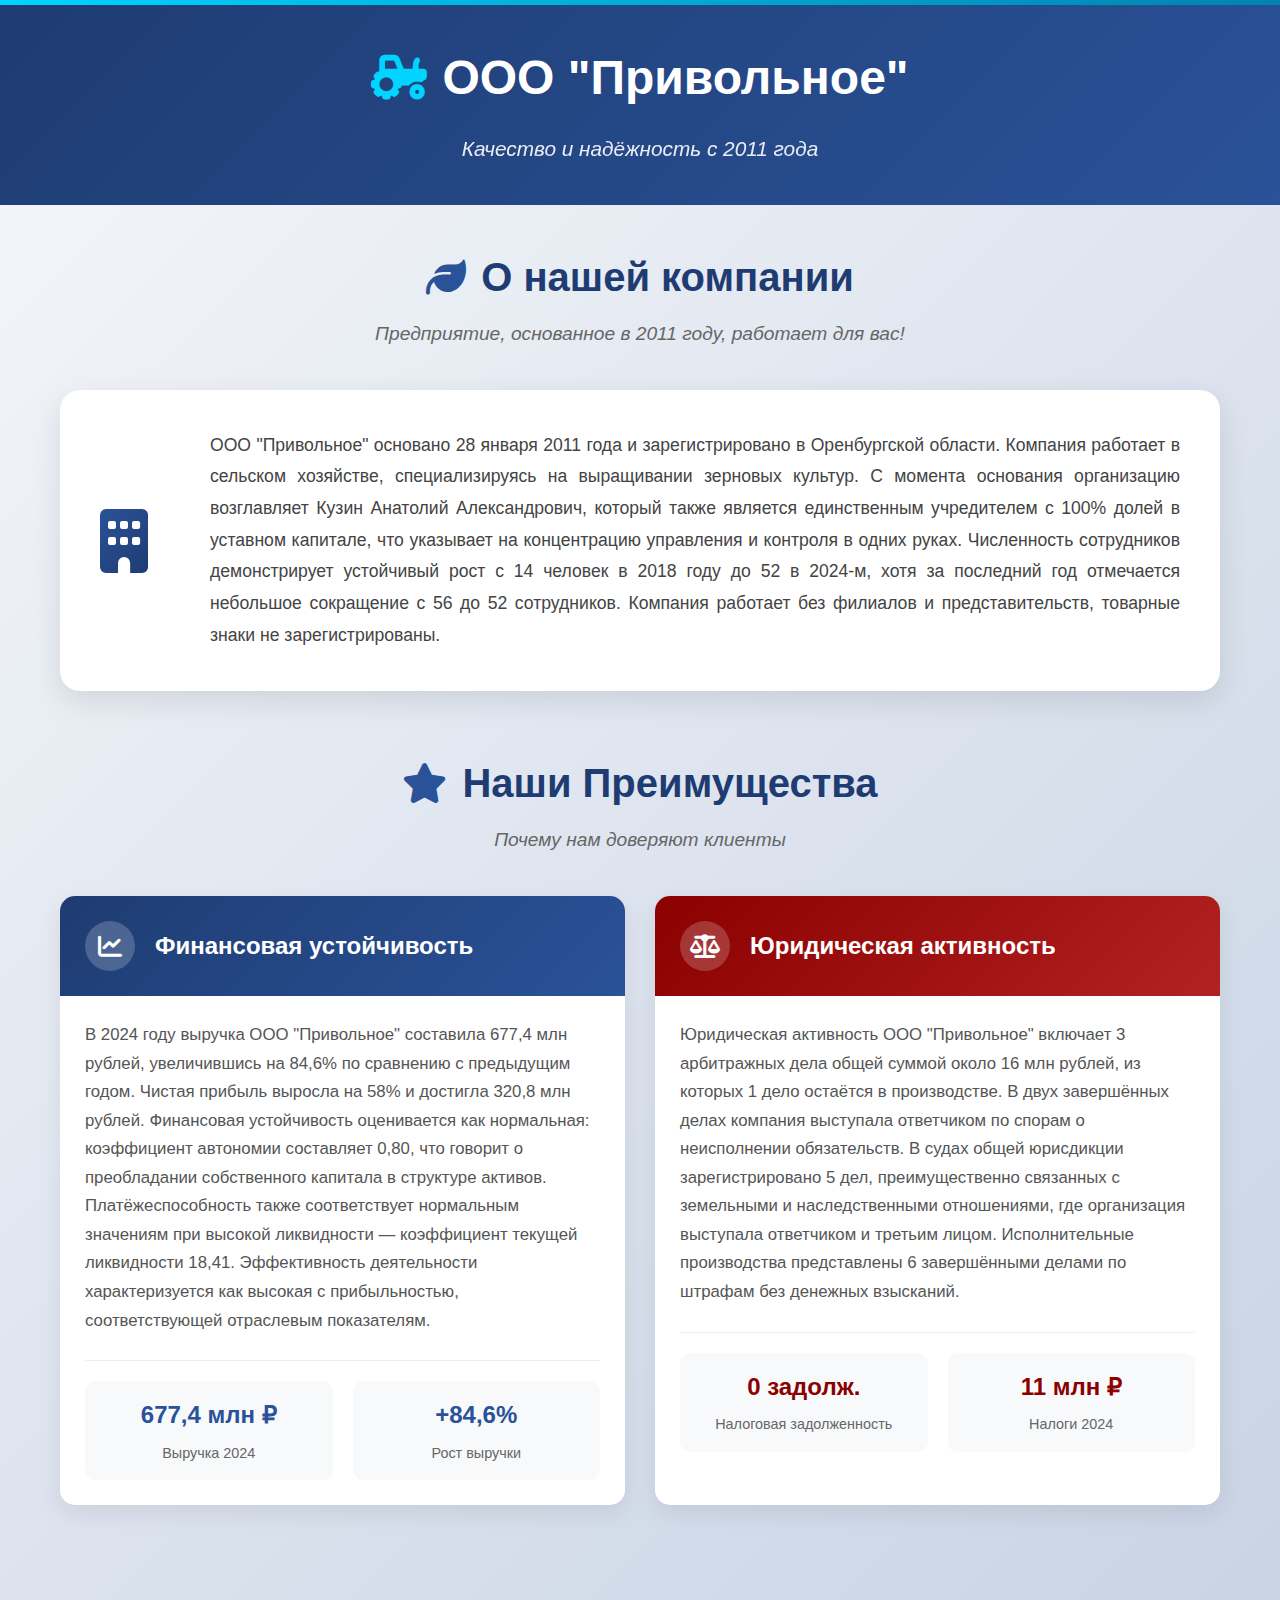
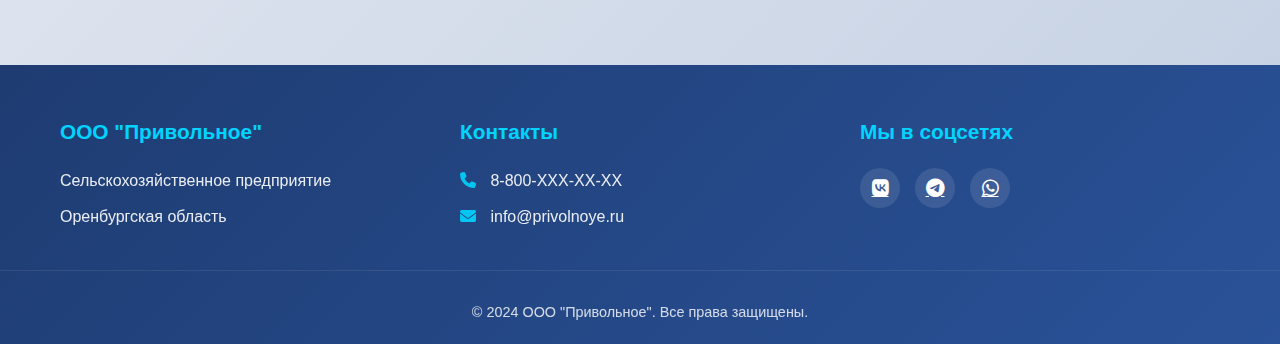
<file: .github/workflows/index.html>
<!DOCTYPE html>
<html lang="ru">
  <head>
    <meta charset="UTF-8" />
    <meta name="viewport" content="width=device-width, initial-scale=1.0" />
    <title>ООО Привольное - сельскохозяйственное предприятие</title>
    <link rel="stylesheet" href="style.css" />
    <link
      rel="stylesheet"
      href="https://cdnjs.cloudflare.com/ajax/libs/font-awesome/6.4.0/css/all.min.css"
    />
  </head>
  <body>
    <!-- Шапка сайта -->
    <header class="main-header">
      <div class="header-content">
        <h1 class="logo">
          <i class="fas fa-tractor"></i>
          ООО "Привольное"
        </h1>
        <p class="tagline">Качество и надёжность с 2011 года</p>
      </div>
    </header>

    <!-- Основной контент -->
    <main class="main-content">
      <!-- Блок "О компании" -->
      <section class="about-section">
        <div class="section-header">
          <h2><i class="fas fa-leaf"></i> О нашей компании</h2>
          <p class="section-subtitle">
            Предприятие, основанное в 2011 году, работает для вас!
          </p>
        </div>

        <div class="company-card">
          <div class="company-icon">
            <i class="fas fa-building"></i>
          </div>
          <div class="company-info">
            <p class="info">
              ООО "Привольное" основано 28 января 2011 года и зарегистрировано в
              Оренбургской области. Компания работает в сельском хозяйстве,
              специализируясь на выращивании зерновых культур. С момента
              основания организацию возглавляет Кузин Анатолий Александрович,
              который также является единственным учредителем с 100% долей в
              уставном капитале, что указывает на концентрацию управления и
              контроля в одних руках. Численность сотрудников демонстрирует
              устойчивый рост с 14 человек в 2018 году до 52 в 2024-м, хотя за
              последний год отмечается небольшое сокращение с 56 до 52
              сотрудников. Компания работает без филиалов и представительств,
              товарные знаки не зарегистрированы.
            </p>
          </div>
        </div>
      </section>

      <!-- Блок "Наши преимущества" -->
      <section class="advantages-section">
        <div class="section-header">
          <h2><i class="fas fa-star"></i> Наши Преимущества</h2>
          <p class="section-subtitle">Почему нам доверяют клиенты</p>
        </div>

        <div class="advantages-grid">
          <!-- Блок 1: Финансовая устойчивость -->
          <div class="advantage-card financial-card">
            <div class="card-header">
              <div class="card-icon">
                <i class="fas fa-chart-line"></i>
              </div>
              <h3>Финансовая устойчивость</h3>
            </div>
            <div class="card-content">
              <p class="advantage-text">
                В 2024 году выручка ООО "Привольное" составила 677,4 млн рублей,
                увеличившись на 84,6% по сравнению с предыдущим годом. Чистая
                прибыль выросла на 58% и достигла 320,8 млн рублей. Финансовая
                устойчивость оценивается как нормальная: коэффициент автономии
                составляет 0,80, что говорит о преобладании собственного
                капитала в структуре активов. Платёжеспособность также
                соответствует нормальным значениям при высокой ликвидности —
                коэффициент текущей ликвидности 18,41. Эффективность
                деятельности характеризуется как высокая с прибыльностью,
                соответствующей отраслевым показателям.
              </p>
              <div class="statistics">
                <div class="stat-item">
                  <span class="stat-value">677,4 млн ₽</span>
                  <span class="stat-label">Выручка 2024</span>
                </div>
                <div class="stat-item">
                  <span class="stat-value">+84,6%</span>
                  <span class="stat-label">Рост выручки</span>
                </div>
              </div>
            </div>
          </div>

          <!-- Блок 2: Юридическая активность -->
          <div class="advantage-card legal-card">
            <div class="card-header">
              <div class="card-icon">
                <i class="fas fa-balance-scale"></i>
              </div>
              <h3>Юридическая активность</h3>
            </div>
            <div class="card-content">
              <p class="advantage-text">
                Юридическая активность ООО "Привольное" включает 3 арбитражных
                дела общей суммой около 16 млн рублей, из которых 1 дело
                остаётся в производстве. В двух завершённых делах компания
                выступала ответчиком по спорам о неисполнении обязательств. В
                судах общей юрисдикции зарегистрировано 5 дел, преимущественно
                связанных с земельными и наследственными отношениями, где
                организация выступала ответчиком и третьим лицом. Исполнительные
                производства представлены 6 завершёнными делами по штрафам без
                денежных взысканий.
              </p>
              <div class="statistics">
                <div class="stat-item">
                  <span class="stat-value">0 задолж.</span>
                  <span class="stat-label">Налоговая задолженность</span>
                </div>
                <div class="stat-item">
                  <span class="stat-value">11 млн ₽</span>
                  <span class="stat-label">Налоги 2024</span>
                </div>
              </div>
            </div>
          </div>
        </div>
      </section>
    </main>

    <!-- Подвал сайта -->
    <footer class="main-footer">
      <div class="footer-content">
        <div class="footer-info">
          <h4>ООО "Привольное"</h4>
          <p>Сельскохозяйственное предприятие</p>
          <p>Оренбургская область</p>
        </div>
        <div class="footer-contact">
          <h4>Контакты</h4>
          <p><i class="fas fa-phone"></i> 8-800-XXX-XX-XX</p>
          <p><i class="fas fa-envelope"></i> info@privolnoye.ru</p>
        </div>
        <div class="footer-social">
          <h4>Мы в соцсетях</h4>
          <div class="social-icons">
            <a href="#"><i class="fab fa-vk"></i></a>
            <a href="#"><i class="fab fa-telegram"></i></a>
            <a href="#"><i class="fab fa-whatsapp"></i></a>
          </div>
        </div>
      </div>
      <div class="footer-bottom">
        <p>© 2024 ООО "Привольное". Все права защищены.</p>
      </div>
    </footer>
  </body>
</html>
</file>
<file: .github/workflows/style.css>
* {
  margin: 0;
  padding: 0;
  box-sizing: border-box;
}

body {
  font-family: "Segoe UI", Tahoma, Geneva, Verdana, sans-serif;
  line-height: 1.6;
  color: #333;
  background: linear-gradient(135deg, #f5f7fa 0%, #c3cfe2 100%);
  min-height: 100vh;
}

.container {
  max-width: 1200px;
  margin: 0 auto;
  padding: 0 20px;
}

.main-header {
  background: linear-gradient(135deg, #1e3c72 0%, #2a5298 100%);
  color: white;
  padding: 40px 0;
  text-align: center;
  position: relative;
  overflow: hidden;
}

.main-header::before {
  content: "";
  position: absolute;
  top: 0;
  left: 0;
  right: 0;
  height: 5px;
  background: linear-gradient(90deg, #00d4ff, #0083b0);
}

.header-content {
  max-width: 800px;
  margin: 0 auto;
  padding: 0 20px;
}

.logo {
  font-size: 3rem;
  font-weight: 700;
  margin-bottom: 15px;
  display: flex;
  align-items: center;
  justify-content: center;
  gap: 15px;
}

.logo i {
  font-size: 2.8rem;
  color: #00d4ff;
}

.tagline {
  font-size: 1.3rem;
  opacity: 0.9;
  font-style: italic;
}

.main-content {
  max-width: 1200px;
  margin: 0 auto;
  padding: 40px 20px;
}

section {
  margin-bottom: 60px;
}

.section-header {
  text-align: center;
  margin-bottom: 40px;
  position: relative;
}

.section-header h2 {
  font-size: 2.5rem;
  color: #1e3c72;
  margin-bottom: 10px;
  display: flex;
  align-items: center;
  justify-content: center;
  gap: 15px;
}

.section-header h2 i {
  color: #2a5298;
}

.section-subtitle {
  font-size: 1.2rem;
  color: #666;
  font-style: italic;
}

.company-card {
  display: flex;
  align-items: center;
  background: white;
  border-radius: 20px;
  padding: 40px;
  box-shadow: 0 10px 30px rgba(0, 0, 0, 0.1);
  transition: transform 0.3s ease, box-shadow 0.3s ease;
}

.company-card:hover {
  transform: translateY(-10px);
  box-shadow: 0 20px 40px rgba(0, 0, 0, 0.15);
}

.company-icon {
  flex: 0 0 80px;
  margin-right: 30px;
}

.company-icon i {
  font-size: 4rem;
  color: #2a5298;
  background: linear-gradient(135deg, #2a5298, #1e3c72);
  -webkit-background-clip: text;
  background-clip: text;
  color: transparent;
}

.company-info {
  flex: 1;
}

.info {
  font-size: 1.1rem;
  line-height: 1.8;
  color: #444;
  text-align: justify;
}

.advantages-grid {
  display: grid;
  grid-template-columns: repeat(auto-fit, minmax(500px, 1fr));
  gap: 30px;
}

@media (max-width: 768px) {
  .advantages-grid {
    grid-template-columns: 1fr;
  }
}

.advantage-card {
  background: white;
  border-radius: 15px;
  overflow: hidden;
  box-shadow: 0 8px 25px rgba(0, 0, 0, 0.08);
  transition: all 0.3s ease;
  height: 100%;
}

.advantage-card:hover {
  transform: translateY(-5px);
  box-shadow: 0 15px 35px rgba(0, 0, 0, 0.12);
}

.card-header {
  padding: 25px;
  display: flex;
  align-items: center;
  gap: 20px;
}

.financial-card .card-header {
  background: linear-gradient(135deg, #1e3c72, #2a5298);
  color: white;
}

.legal-card .card-header {
  background: linear-gradient(135deg, #8b0000, #b22222);
  color: white;
}

.card-icon {
  width: 50px;
  height: 50px;
  background: rgba(255, 255, 255, 0.2);
  border-radius: 50%;
  display: flex;
  align-items: center;
  justify-content: center;
}

.card-icon i {
  font-size: 1.5rem;
}

.card-header h3 {
  font-size: 1.5rem;
  font-weight: 600;
}

.card-content {
  padding: 25px;
}

.advantage-text {
  line-height: 1.7;
  color: #555;
  margin-bottom: 25px;
  font-size: 1.05rem;
}

.statistics {
  display: flex;
  gap: 20px;
  padding-top: 20px;
  border-top: 1px solid #eee;
}

.stat-item {
  flex: 1;
  text-align: center;
  padding: 15px;
  background: #f8f9fa;
  border-radius: 10px;
  transition: transform 0.3s ease;
}

.stat-item:hover {
  transform: translateY(-3px);
  background: #f0f7ff;
}

.stat-value {
  display: block;
  font-size: 1.5rem;
  font-weight: bold;
  margin-bottom: 5px;
}

.financial-card .stat-value {
  color: #2a5298;
}

.legal-card .stat-value {
  color: #8b0000;
}

.stat-label {
  font-size: 0.9rem;
  color: #666;
}

.main-footer {
  background: linear-gradient(135deg, #1e3c72, #2a5298);
  color: white;
  padding: 50px 0 20px;
  margin-top: 60px;
}

.footer-content {
  max-width: 1200px;
  margin: 0 auto;
  padding: 0 20px;
  display: grid;
  grid-template-columns: repeat(3, 1fr);
  gap: 40px;
}

@media (max-width: 768px) {
  .footer-content {
    grid-template-columns: 1fr;
    text-align: center;
  }
}

.footer-info h4,
.footer-contact h4,
.footer-social h4 {
  font-size: 1.3rem;
  margin-bottom: 20px;
  color: #00d4ff;
}

.footer-info p,
.footer-contact p {
  margin-bottom: 10px;
  opacity: 0.9;
}

.footer-contact i {
  margin-right: 10px;
  color: #00d4ff;
}

.social-icons {
  display: flex;
  gap: 15px;
}

.social-icons a {
  display: inline-flex;
  align-items: center;
  justify-content: center;
  width: 40px;
  height: 40px;
  background: rgba(255, 255, 255, 0.1);
  border-radius: 50%;
  color: white;
  font-size: 1.2rem;
  transition: all 0.3s ease;
}

.social-icons a:hover {
  background: #00d4ff;
  transform: translateY(-3px);
}

.footer-bottom {
  text-align: center;
  padding-top: 30px;
  margin-top: 30px;
  border-top: 1px solid rgba(255, 255, 255, 0.1);
  font-size: 0.9rem;
  opacity: 0.8;
}

@keyframes fadeIn {
  from {
    opacity: 0;
    transform: translateY(20px);
  }
  to {
    opacity: 1;
    transform: translateY(0);
  }
}

.company-card,
.advantage-card {
  animation: fadeIn 0.6s ease-out;
}

.text-center {
  text-align: center;
}

.mb-20 {
  margin-bottom: 20px;
}

.mt-30 {
  margin-top: 30px;
}

.hidden {
  display: none;
}

::-webkit-scrollbar {
  width: 10px;
}

::-webkit-scrollbar-track {
  background: #f1f1f1;
}

::-webkit-scrollbar-thumb {
  background: linear-gradient(135deg, #2a5298, #1e3c72);
  border-radius: 5px;
}

::-webkit-scrollbar-thumb:hover {
  background: linear-gradient(135deg, #1e3c72, #2a5298);
}
</file>
